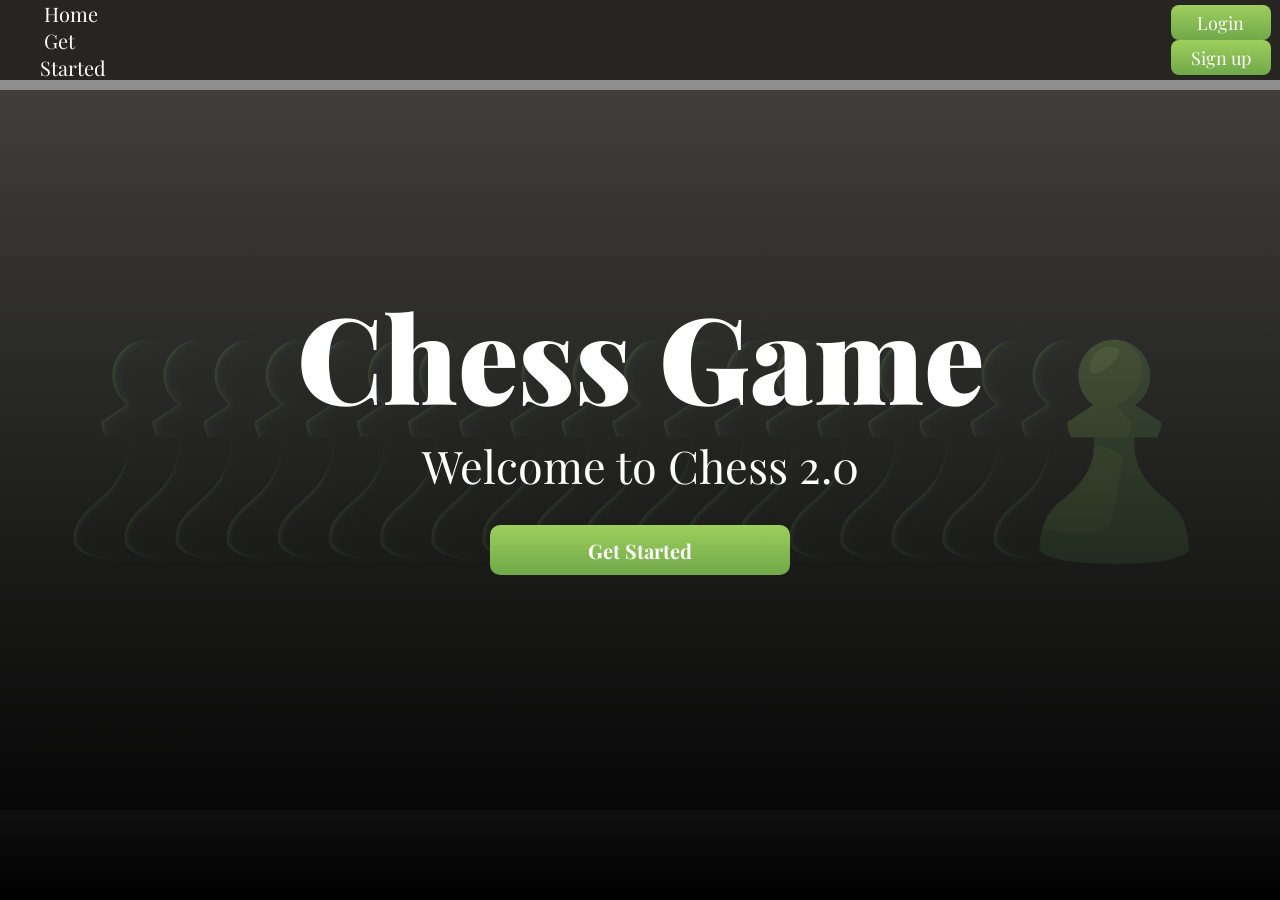
<file: index.html>
<!DOCTYPE html>
<html lang="en">

<head>
    <meta charset="UTF-8">
    <meta name="viewport" content="width=device-width, initial-scale=1.0">
    <script defer type="module" src="./main/app.js"></script>
    <link rel="stylesheet" href="./main/style.css">
    <link rel="icon" type="image/x-icon" href="./images/Favicon.png">
    <title>Welcome to Chess</title>
</head>

<body>
    <header>
        <nav class="nav-bar">
            <div class="nav-bar-left">
                <ul>
                    <a href="./index.html">Home</a>
                    <a href="./get-started/index.html">Get Started</a>
                </ul>
            </div>
            <div class="nav-bar-right">
                <ul>
                    <button id="login-btn">Login</button>
                    <button id="signup-btn">Sign up</button>
                </ul>
            </div>
        </nav>
    </header>
    <main class="main-section">
        <h1 id="main-heading">Chess Game</h1>
        <p id="welcome-p">Welcome to Chess 2.0</p>
        <button id="get-started-btn">Get Started</button>
    </main>

</body>

</html>
</file>
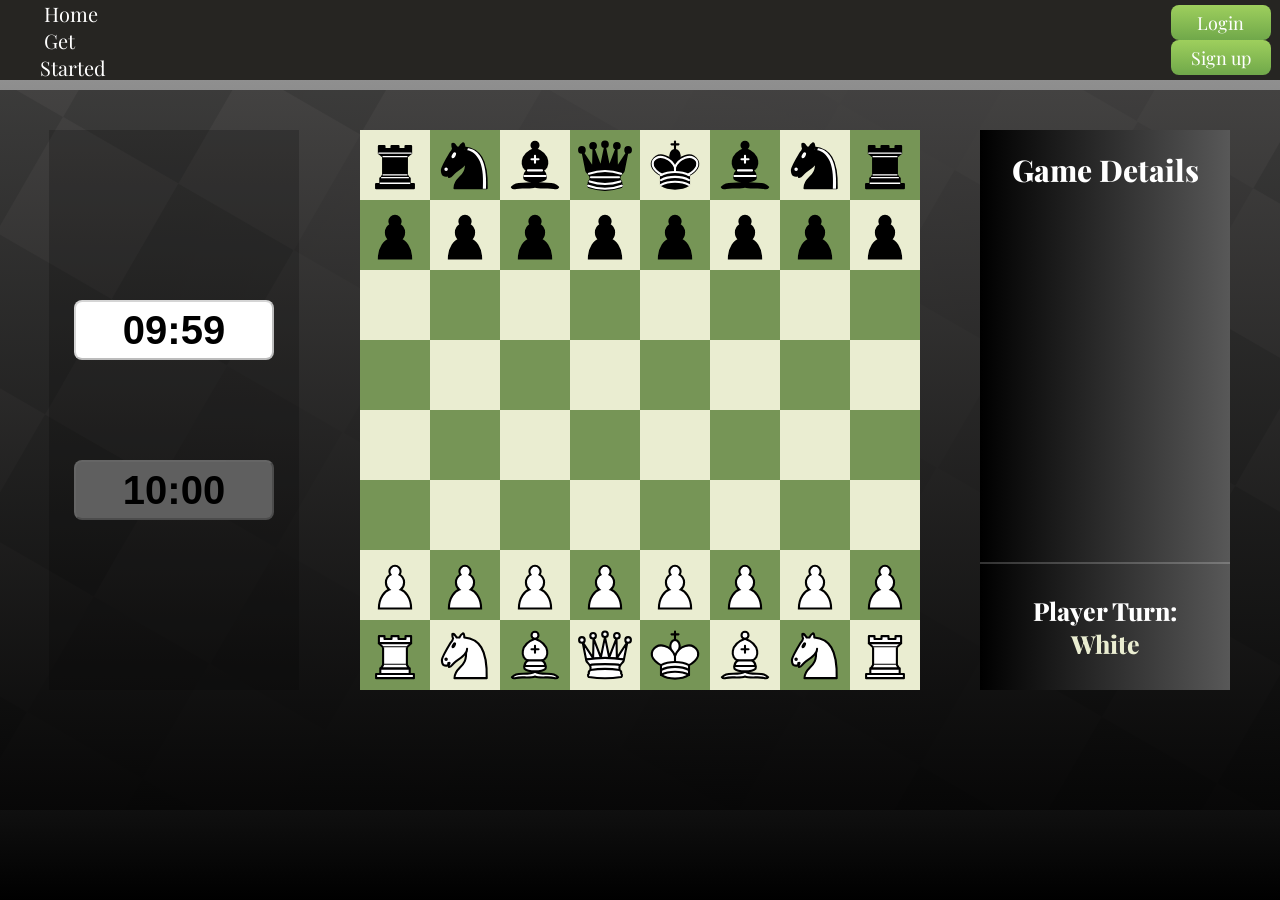
<file: game/index.html>
<!DOCTYPE html>
<html lang="en">

<head>
    <meta charset="UTF-8">
    <meta name="viewport" content="width=device-width, initial-scale=1.0">
    <script defer type="module" src="./js/game.js"></script>
    <link rel="stylesheet" href="./game.css">
    <link rel="icon" type="image/x-icon" href="../images/Favicon.png">
    <title>Chess Game</title>
</head>

<body>
    <header>
        <nav class="nav-bar">
            <div class="nav-bar-left">
                <ul>
                    <a href="../index.html">Home</a>
                    <a href="../get-started/index.html">Get Started</a>
                </ul>
            </div>
            <div class="nav-bar-right">
                <ul>
                    <button id="login-btn">Login</button>
                    <button id="signup-btn">Sign up</button>
                </ul>
            </div>
        </nav>
    </header>
    <main class="main-section">
        <div class="timer">
            <button disabled type="button" id="timer-white"></button>
            <button disabled type="button" id="timer-black"></button>
        </div>
        <section class="board">
            <div id="show-promotion-white">
                <p>Choose What to Promote to</p>
                <li class="promote-piece" id="White Knight"><img id="White-Knight"
                        src="../game/game-pieces/white-pieces-normal/knight-white-normal.svg" alt="White Knight"></li>
                <li class="promote-piece"><img id="White-Bishop"
                        src="../game/game-pieces/white-pieces-normal/bishop-white-normal.svg" alt="White Bishop"></li>
                <li class="promote-piece"><img id="White-Rook"
                        src="../game/game-pieces/white-pieces-normal/rook-white-normal.svg" alt="White Rook"></li>
                <li class="promote-piece"><img id="White-Queen"
                        src="../game/game-pieces/white-pieces-normal/queen-white-normal.svg" alt="White Queen"></li>
            </div>
            <div id="show-promotion-black">
                <p>Choose What to Promote to</p>
                <li class="promote-piece"><img id="Black-Knight"
                        src="../game/game-pieces/black-pieces-normal/knight-black-normal.svg" alt="Black Knight"></li>
                <li class="promote-piece"><img id="Black-Bishop"
                        src="../game/game-pieces/black-pieces-normal/bishop-black-normal.svg" alt="Black Bishop"></li>
                <li class="promote-piece"><img id="Black-Rook"
                        src="../game/game-pieces/black-pieces-normal/rook-black-normal.svg" alt="Black Rook"></li>
                <li class="promote-piece"><img id="Black-Queen"
                        src="../game/game-pieces/black-pieces-normal/queen-black-normal.svg" alt="Black Queen"></li>
            </div>
            <div id="show-winner-screen-white">
                <p id="winner-heading">The Winner is</p>
                <p id="winner-white-body">WHITE!</p>
                <button id="play-again-btn">Play Again</button>   
            </div>
            <div id="show-winner-screen-black">
                <p id="winner-heading">The Winner is</p>
                <p id="winner-black-body">BLACK!</p>
                <button id="play-again-btn">Play Again</button>   
            </div>
            <div id="show-draw-screen-white">
                <p id="draw-heading">Stalemate!</p>
                <p id="draw-body">The King has No Moves, and There is no Check</p>
            </div>
            <div id="show-draw-screen-black">
                <p id="draw-heading">Stalemate!</p>
                <p id="draw-body">The King has No Moves, and There is no Check</p>
            </div>
            <div class="column-1">
                <div class="dark-sqr row-8 sqr" id="sqr-57"></div>
                <div class="white-sqr row-7 sqr" id="sqr-49"></div>
                <div class="dark-sqr row-6 sqr" id="sqr-41"></div>
                <div class="white-sqr row-5 sqr" id="sqr-33"></div>
                <div class="dark-sqr row-4 sqr" id="sqr-25"></div>
                <div class="white-sqr row-3 sqr" id="sqr-17"></div>
                <div class="dark-sqr row-2 sqr" id="sqr-9"></div>
                <div class="white-sqr row-1 sqr" id="sqr-1"></div>
            </div>
            <div class="column-2">
                <div class="white-sqr row-8 sqr" id="sqr-58"></div>
                <div class="dark-sqr row-7 sqr" id="sqr-50"></div>
                <div class="white-sqr row-6 sqr" id="sqr-42"></div>
                <div class="dark-sqr row-5 sqr" id="sqr-34"></div>
                <div class="white-sqr row-4 sqr" id="sqr-26"></div>
                <div class="dark-sqr row-3 sqr" id="sqr-18"></div>
                <div class="white-sqr row-2 sqr" id="sqr-10"></div>
                <div class="dark-sqr row-1 sqr" id="sqr-2"></div>
            </div>
            <div class="column-3">
                <div class="dark-sqr row-8 sqr" id="sqr-59"></div>
                <div class="white-sqr row-7 sqr" id="sqr-51"></div>
                <div class="dark-sqr row-6 sqr" id="sqr-43"></div>
                <div class="white-sqr row-5 sqr" id="sqr-35"></div>
                <div class="dark-sqr row-4 sqr" id="sqr-27"></div>
                <div class="white-sqr row-3 sqr" id="sqr-19"></div>
                <div class="dark-sqr row-2 sqr" id="sqr-11"></div>
                <div class="white-sqr row-1 sqr" id="sqr-3"></div>
            </div>
            <div class="column-4">
                <div class="white-sqr row-8 sqr" id="sqr-60"></div>
                <div class="dark-sqr row-7 sqr" id="sqr-52"></div>
                <div class="white-sqr row-6 sqr" id="sqr-44"></div>
                <div class="dark-sqr row-5 sqr" id="sqr-36"></div>
                <div class="white-sqr row-4 sqr" id="sqr-28"></div>
                <div class="dark-sqr row-3 sqr" id="sqr-20"></div>
                <div class="white-sqr row-2 sqr" id="sqr-12"></div>
                <div class="dark-sqr row-1 sqr" id="sqr-4"></div>
            </div>
            <div class="column-5">
                <div class="dark-sqr row-8 sqr" id="sqr-61"></div>
                <div class="white-sqr row-7 sqr" id="sqr-53"></div>
                <div class="dark-sqr row-6 sqr" id="sqr-45"></div>
                <div class="white-sqr row-5 sqr" id="sqr-37"></div>
                <div class="dark-sqr row-4 sqr" id="sqr-29"></div>
                <div class="white-sqr row-3 sqr" id="sqr-21"></div>
                <div class="dark-sqr row-2 sqr" id="sqr-13"></div>
                <div class="white-sqr row-1 sqr" id="sqr-5"></div>
            </div>
            <div class="column-6">
                <div class="white-sqr row-8 sqr" id="sqr-62"></div>
                <div class="dark-sqr row-7 sqr" id="sqr-54"></div>
                <div class="white-sqr row-6 sqr" id="sqr-46"></div>
                <div class="dark-sqr row-5 sqr" id="sqr-38"></div>
                <div class="white-sqr row-4 sqr" id="sqr-30"></div>
                <div class="dark-sqr row-3 sqr" id="sqr-22"></div>
                <div class="white-sqr row-2 sqr" id="sqr-14"></div>
                <div class="dark-sqr row-1 sqr" id="sqr-6"></div>
            </div>
            <div class="column-7">
                <div class="dark-sqr row-8 sqr" id="sqr-63"></div>
                <div class="white-sqr row-7 sqr" id="sqr-55"></div>
                <div class="dark-sqr row-6 sqr" id="sqr-47"></div>
                <div class="white-sqr row-5 sqr" id="sqr-39"></div>
                <div class="dark-sqr row-4 sqr" id="sqr-31"></div>
                <div class="white-sqr row-3 sqr" id="sqr-23"></div>
                <div class="dark-sqr row-2 sqr" id="sqr-15"></div>
                <div class="white-sqr row-1 sqr" id="sqr-7"></div>
            </div>
            <div class="column-8">
                <div class="white-sqr row-8 sqr" id="sqr-64"></div>
                <div class="dark-sqr row-7 sqr" id="sqr-56"></div>
                <div class="white-sqr row-6 sqr" id="sqr-48"></div>
                <div class="dark-sqr row-5 sqr" id="sqr-40"></div>
                <div class="white-sqr row-4 sqr" id="sqr-32"></div>
                <div class="dark-sqr row-3 sqr" id="sqr-24"></div>
                <div class="white-sqr row-2 sqr" id="sqr-16"></div>
                <div class="dark-sqr row-1 sqr" id="sqr-8"></div>
            </div>
        </section>
        <div id="show-game-details">
            <p>Game Details</p>
            <div id="move-history"></div>
            <div id="player-turn-indicator"></div>
        </div>
    </main>
</body>

</html>
</file>
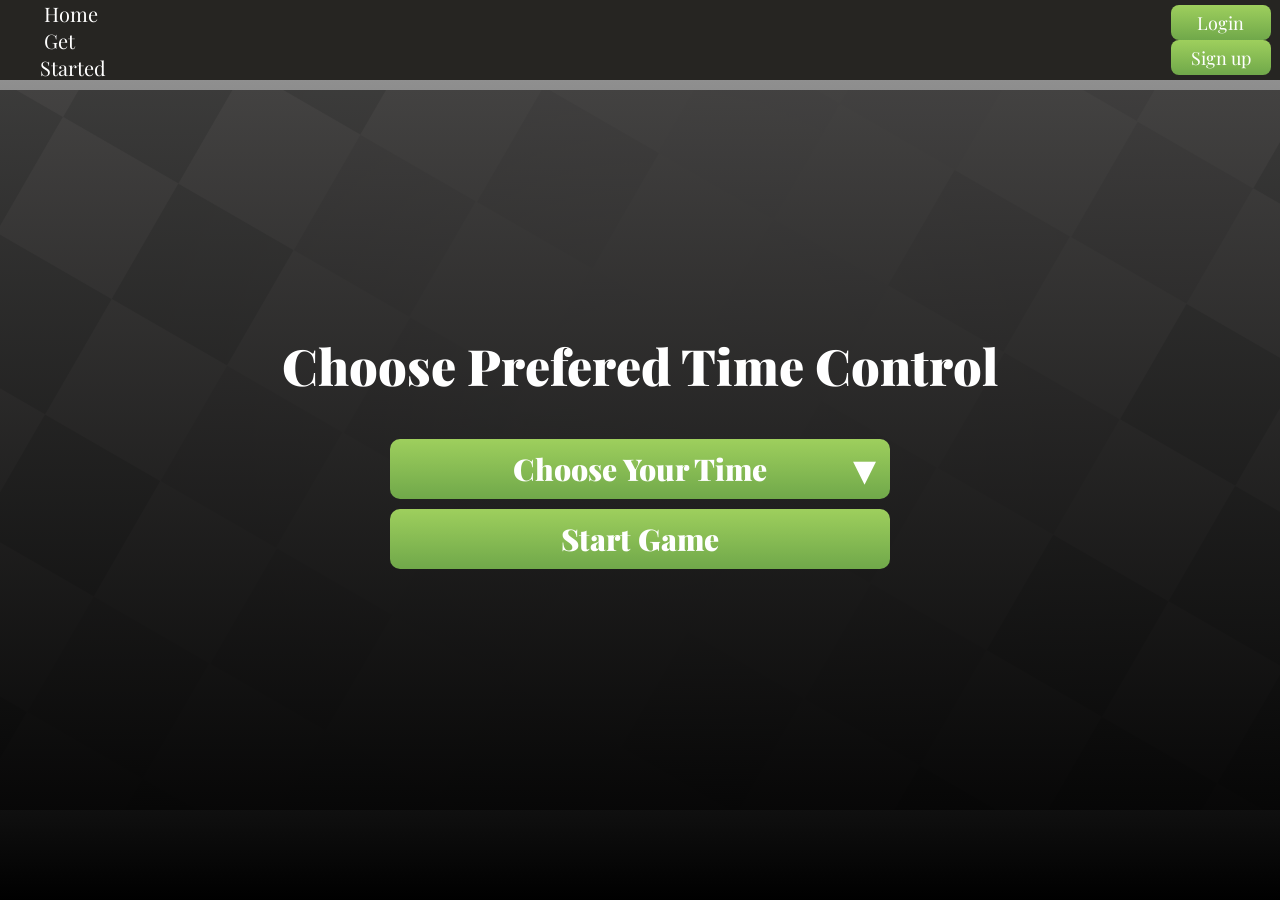
<file: get-started/index.html>
<!DOCTYPE html>
<html lang="en">

<head>
    <meta charset="UTF-8">
    <meta name="viewport" content="width=device-width, initial-scale=1.0">
    <script defer src="./get-started.js"></script>
    <link rel="stylesheet" href="./get-started.css">
    <link rel="icon" type="image/x-icon" href="../images/Favicon.png">
    <title>Choose Your Time</title>
</head>

<body>
    <header>
        <nav class="nav-bar">
            <div class="nav-bar-left">
                <ul>
                    <a href="../index.html">Home</a>
                    <a href="../get-started/index.html">Get Started</a>
                </ul>
            </div>
            <div class="nav-bar-right">
                <ul>
                    <button id="login-btn">Login</button>
                    <button id="signup-btn">Sign up</button>
                </ul>
            </div>
        </nav>
    </header>
    <main class="main-section">
        <h1 id="main-heading">Choose Prefered Time Control</h1>
        <div id="choose-time-control-container">
            <button id="choosen-time-control">Choose Your Time<span id="dropdown-arrow">▼</span></button>
        </div>
        <div class="time-control-dropdown">
            <div id="bullet">
                <p>🚅 Bullet</p>
                <button id="timer-for-game">1 min</button>
                <button id="timer-for-game">1 + 1</button>
                <button id="timer-for-game">2 + 1</button>
            </div>
            <div id="blitz">
                <p>⚡ Blitz</p>
                <button id="timer-for-game">3 min</button>
                <button id="timer-for-game">3 + 2</button>
                <button id="timer-for-game">5 min</button>
            </div>
            <div id="rapid">
                <p>⏱️ Rapid</p>
                <button id="timer-for-game">10 min</button>
                <button id="timer-for-game">10 + 5</button>
                <button id="timer-for-game">15 + 10</button>
            </div>
        </div>
        <button id="start-game">Start Game</button>
    </main>
</body>

</html>
</file>
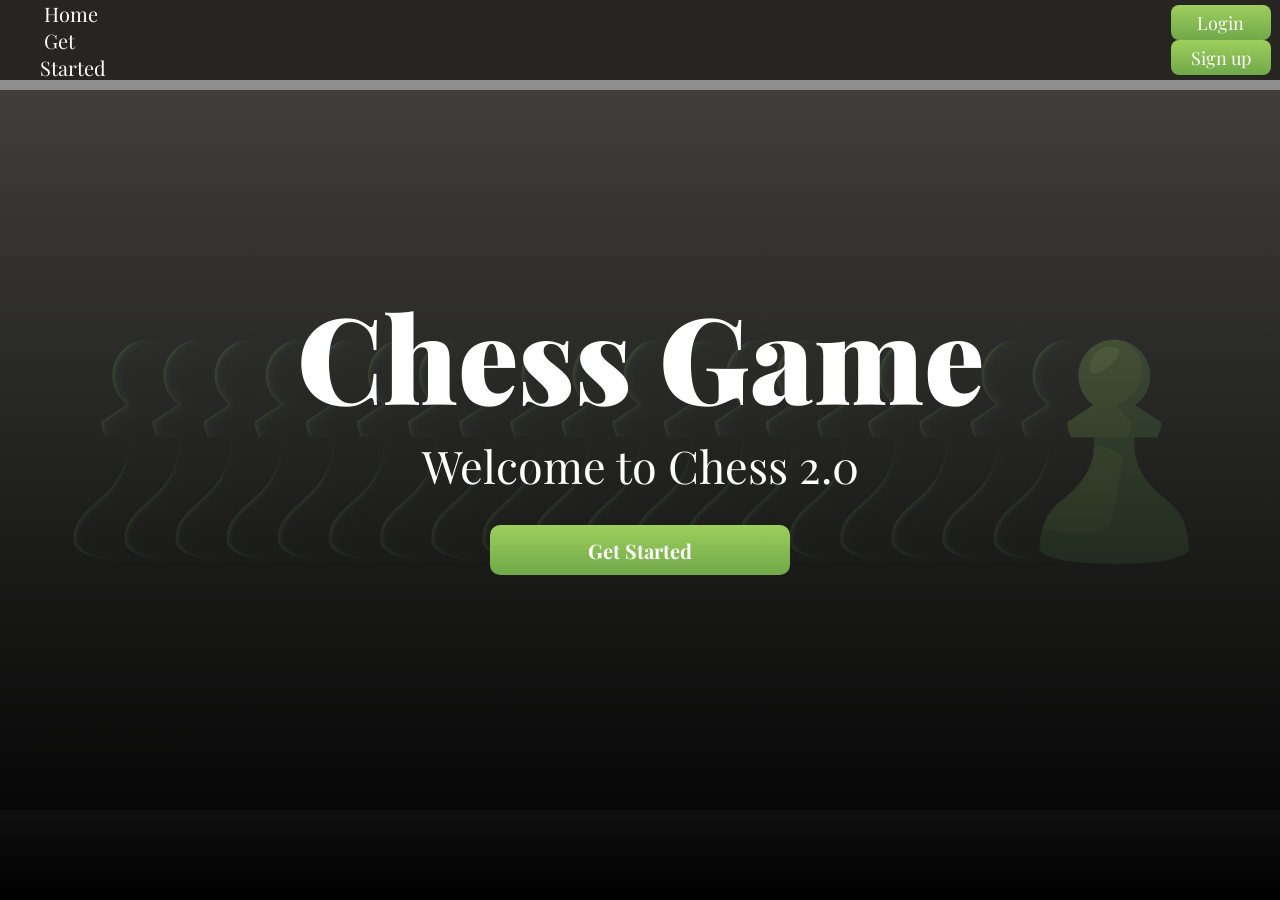
<file: main/index.html>
<!DOCTYPE html>
<html lang="en">

<head>
    <meta charset="UTF-8">
    <meta name="viewport" content="width=device-width, initial-scale=1.0">
    <script defer src="./app.js"></script>
    <link rel="stylesheet" href="./style.css">
    <link rel="icon" type="image/x-icon" href="../images/Favicon.png">
    <title>Welcome to Chess</title>
</head>

<body>
    <header>
        <nav class="nav-bar">
            <div class="nav-bar-left">
                <ul>
                    <a href="../main/index.html">Home</a>
                    <a href="../get-started/index.html">Get Started</a>
                </ul>
            </div>
            <div class="nav-bar-right">
                <ul>
                    <button id="login-btn">Login</button>
                    <button id="signup-btn">Sign up</button>
                </ul>
            </div>
        </nav>
    </header>
    <main class="main-section">
        <h1 id="main-heading">Chess Game</h1>
        <p id="welcome-p">Welcome to Chess 2.0</p>
        <button id="get-started-btn">Get Started</button>
    </main>

</body>

</html>
</file>
<file: main/style.css>
@import url('https://fonts.googleapis.com/css2?family=Playfair+Display:ital,wght@0,400..900;1,400..900&display=swap');

* {
    box-sizing: border-box;
    margin: 0;
    font-family: "Playfair Display", system-ui, sans-serif;
}

body {
    background-image: linear-gradient(rgba(92, 92, 92, 0.6), rgba(0, 0, 0, 1)), url(../images/BG-IMG1.png);
    background-position: center;
    background-size: 100%;
    background-attachment: fixed;
    background-repeat: no-repeat;
}

.nav-bar {
    display: flex;
    justify-content: center;
    gap: 1000px;
    align-items: center;
    width: 100%;
    height: 80px;
    background-color: #262522;
    position: fixed;
}

.nav-bar-left a {
    color: white;
    text-decoration: none;
    font-size: 20px;
    padding: 4px;
}

.nav-bar-left a:hover {
    color: #70A84A;
    text-decoration: underline;
}

.nav-bar-right button {
    border: solid white 0px;
    border-radius: 8px;
    font-size: 18px;
    width: 100px;
    height: 35px;
    color: white;
    background-image: linear-gradient(#9ECF5D, #70A84A);
    margin: 0 7px;
}

.nav-bar-right button:hover {
    border: solid white 0px;
    border-radius: 8px;
    font-size: 18px;
    width: 100px;
    height: 35px;
    color: white;
    background-image: linear-gradient(#9FD05D, #36582d);
    cursor: pointer;
}

.main-section {
    min-height: 100vh;
    display: flex;
    flex-direction: column;
    justify-content: center;
    align-items: center;
}

#main-heading {
    color: white;
    font-size: 120px;
    font-weight: 900;
    margin-top: -50px;
}

#welcome-p {
    color: white;
    font-size: 45px;
    margin-bottom: 30px;
}

#get-started-btn {
    width: 300px;
    height: 50px;
    border-radius: 10px;
    font-weight: 700;
    color: white;
    font-size: 20px;
    border: transparent;
    background-image: linear-gradient(#9ECF5D, #70A84A);
}

#get-started-btn:hover {
    width: 300px;
    height: 50px;
    border-radius: 10px;
    font-weight: 700;
    color: white;
    font-size: 20px;
    border: transparent;
    cursor: pointer;
    background-image: linear-gradient(#9FD05D, #36582d);
}
</file>
<file: game/game.css>
@import url('https://fonts.googleapis.com/css2?family=Playfair+Display:ital,wght@0,400..900;1,400..900&display=swap');

* {
    box-sizing: border-box;
    margin: 0;
    font-family: "Playfair Display", system-ui, sans-serif;
}

body {
    background-image: linear-gradient(rgba(92, 92, 92, 0.6), rgba(0, 0, 0, 1)), url(../images/BG-IMG2.png);
    background-position: center;
    background-size: 100%;
    background-attachment: fixed;
    background-repeat: no-repeat;
}

.nav-bar {
    display: flex;
    justify-content: center;
    gap: 1000px;
    align-items: center;
    width: 100%;
    height: 80px;
    background-color: #262522;
    position: relative;
}

.nav-bar-left a {
    color: white;
    text-decoration: none;
    font-size: 20px;
    padding: 4px;
}

.nav-bar-left a:hover {
    color: #70A84A;
    text-decoration: underline;
}

.nav-bar-right button {
    border: solid white 0px;
    border-radius: 8px;
    font-size: 18px;
    width: 100px;
    height: 35px;
    color: white;
    background-image: linear-gradient(#9ECF5D, #70A84A);
    margin: 0 7px;
}

.nav-bar-right button:hover {
    border: solid white 0px;
    border-radius: 8px;
    font-size: 18px;
    width: 100px;
    height: 35px;
    color: white;
    background-image: linear-gradient(#9FD05D, rgb(54, 88, 45));
    cursor: pointer;
}

.main-section {
    max-height: 80vh;
    display: flex;
    justify-content: center;
    align-items: center;
    position: relative;
    padding-top: 50px;
}

#main-heading {
    color: white;
    font-size: 50px;
    font-weight: 900;
    display: flex;
}


.board {
    display: flex;
    justify-content: center;
    align-items: center;
    border: 1px solid black;
    width: 560px;
    height: 560px;
    position: relative;
}

.sqr {
    position: relative;
}

.white-sqr,
.dark-sqr {
    width: 70px;
    aspect-ratio: 1/1;
    font-size: 60px;
    text-align: center;
    position: relative;
}

.sqr img {
    width: 90%;
    height: 90%;
    position: absolute;
    transform: translate(-50%, 5%);
}

.white-sqr {
    background-color: #769556;
}

.dark-sqr {
    background-color: #EAEDD1;
}

.timer {
    display: flex;
    flex-direction: column;
    justify-content: center;
    align-items: center;
    gap: 100px;
    height: 560px;
    width: 250px;
    position: absolute;
    background: rgba(0, 0, 0, 0.2);
    left: calc(50% - 321px - 250px - 20px);
}

.timer button {
    font-family: sans-serif;
    border-radius: 8px;
    height: 60px;
    width: 200px;
    font-size: 40px;
    font-weight: 800;
    color: rgb(0, 0, 0);
}

#timer-white {
    background-color: white;

}

#timer-black {
    background-color: rgb(95, 95, 95);

}

.board-flipped {
    transform: rotate(180deg);
}

.board-flipped img {
    transform: translate(-50%, 5%) rotate(180deg);
}


.move-dot {
    width: 35%;
    height: 35%;
    background-color: rgba(0, 0, 0, 0.25);
    border-radius: 50%;
    position: absolute;
    top: 50%;
    left: 50%;
    transform: translate(-50%, -50%);
    pointer-events: none;
}

.capture-circle {
    width: 80%;
    height: 80%;
    border: 8px solid rgba(0, 0, 0, 0.25);
    border-radius: 50%;
    background-color: transparent;
    position: absolute;
    top: 50%;
    left: 50%;
    transform: translate(-50%, -50%);
    pointer-events: none;
}

#show-game-details {
    height: 560px;
    width: 250px;
    display: flex;
    flex-direction: column;
    justify-content: flex-start;
    align-items: center;
    font-size: 30px;
    font-weight: 800;
    padding-top: 20px;
    position: absolute;
    color: white;
    background: linear-gradient(to right, #000000, #585858);
    left: calc(50% + 150px + 200px - 10px);
    gap: 10px;
}

#move-history {
    width: 100%;
    flex: 1;
    overflow-y: auto;
    padding: 10px;
    display: flex;
    flex-direction: column;
    gap: 4px;
}

#player-turn-indicator {
    font-size: 25px;
    padding: 30px;
    width: 100%;
    text-align: center;
    border-top: 2px solid rgba(255, 255, 255, 0.2);
}

.white-move {
    color: #EAEDD1;
    font-size: 20px;
    font-weight: 600;
}

.black-move {
    color: #9fd05d;
    font-size: 20px;
    font-weight: 600;
}

#show-promotion-white {
    display: none;
    flex-direction: column;
    justify-content: center;
    align-items: center;
    text-align: center;
    font-size: 30px;
    width: 560px;
    height: 560px;
    position: absolute;
    background-color: rgb(128, 128, 128, 0.9);
    z-index: 10;
}

#show-promotion-black {
    display: none;
    flex-direction: column;
    justify-content: center;
    align-items: center;
    text-align: center;
    font-size: 30px;
    width: 560px;
    height: 560px;
    position: absolute;
    transform: rotate(180deg);
    background-color: rgb(128, 128, 128, 0.9);
    z-index: 10;
}

#show-promotion-white p {
    margin: 15px;
    font-weight: 700;
    color: white;
}

#show-promotion-black img {
    transform: rotate(360deg);
}


#show-promotion-black p {
    margin: 15px;
    font-weight: 700;
    color: black;
}

#show-promotion-white li,
#show-promotion-black li {
    list-style-type: none;
}




#show-winner-screen-white {
    display: none;
    flex-direction: column;
    justify-content: center;
    align-items: center;
    text-align: center;
    font-size: 30px;
    width: 560px;
    height: 560px;
    position: absolute;
    transform: rotate(180deg);
    background-color: rgb(128, 128, 128, 0.9);
    z-index: 10;
}

#show-winner-screen-black {
    display: none;
    flex-direction: column;
    justify-content: center;
    align-items: center;
    text-align: center;
    font-size: 30px;
    width: 560px;
    height: 560px;
    position: absolute;
    background-color: rgb(128, 128, 128, 0.9);
    z-index: 10;
}

#winner-heading {
    font-size: 50px;
    font-weight: 700;
    color: white;
}

#winner-white-body {
    font-size: 40px;
    font-weight: 500;
    color: #EAEDD1;
}

#winner-black-body {
    font-size: 40px;
    font-weight: 500;
    color: #9fd05d;
}

#show-draw-screen-white {
    display: none;
    flex-direction: column;
    justify-content: center;
    align-items: center;
    text-align: center;
    font-size: 25px;
    width: 560px;
    height: 560px;
    position: absolute;
    transform: rotate(180deg);
    background-color: rgb(128, 128, 128, 0.9);
    z-index: 10;
}

#show-draw-screen-black {
    display: none;
    flex-direction: column;
    justify-content: center;
    align-items: center;
    text-align: center;
    font-size: 25px;
    width: 560px;
    height: 560px;
    position: absolute;
    background-color: rgb(128, 128, 128, 0.9);
    z-index: 10;
}

#draw-body {
    color: rgb(255, 255, 255);
}

#draw-heading {
    font-size: 40px;
    color: rgb(0, 0, 0)
}


.target-border{
        border: 3px solid #FF5252
}

#play-again-btn{
    display: flex;
    justify-content: center;
    align-items: center;
    width: 200px;
    height: 60px;
    font-size: 30px;
    font-weight: 700;
    border-radius: 10px;
    margin-top: 10px;
    color: white;
    border: transparent;
    background-image: linear-gradient(#666563, #31302D);
}

#play-again-btn:hover {
    width: 200px;
    height: 60px;
    font-size: 30px;
    font-weight: 700;
    border-radius: 10px;
    color: white;
    border: transparent;
    cursor: pointer;
    background-image: linear-gradient(#9ECF5D, #70A84A);
}
</file>
<file: get-started/get-started.css>
@import url('https://fonts.googleapis.com/css2?family=Playfair+Display:ital,wght@0,400..900;1,400..900&display=swap');

* {
    box-sizing: border-box;
    margin: 0;
    font-family: "Playfair Display", system-ui, sans-serif;
}

body {
    background-image: linear-gradient(rgba(92, 92, 92, 0.6), rgba(0, 0, 0, 1)), url(../images/BG-IMG2.png);
    background-position: center;
    background-size: 100%;
    background-attachment: fixed;
    background-repeat: no-repeat;
}

.nav-bar {
    display: flex;
    justify-content: center;
    gap: 1000px;
    align-items: center;
    width: 100%;
    height: 80px;
    background-color: #262522;
    position: fixed;
}

.nav-bar-left a {
    color: white;
    text-decoration: none;
    font-size: 20px;
    padding: 4px;
}

.nav-bar-left a:hover {
    color: #70A84A;
    text-decoration: underline;
}

.nav-bar-right button {
    border: solid white 0px;
    border-radius: 8px;
    font-size: 18px;
    width: 100px;
    height: 35px;
    color: white;
    background-image: linear-gradient(#9ECF5D, #70A84A);
    margin: 0 7px;
}

.nav-bar-right button:hover {
    border: solid white 0px;
    border-radius: 8px;
    font-size: 18px;
    width: 100px;
    height: 35px;
    color: white;
    background-image: linear-gradient(#9FD05D, #36582d);
    cursor: pointer;
}

.main-section {
    min-height: 100vh;
    display: flex;
    flex-direction: column;
    justify-content: center;
    align-items: center;
}

#main-heading {
    color: white;
    font-size: 50px;
    font-weight: 900;
}

.time-control-dropdown {
    display: none;
    flex-direction: column;
    justify-content: center;
    align-items: center;
    width: 900px;
    height: 450px;
    color: white;
}

.time-control-dropdown p {
    margin-bottom: 10px;
    font-size: 25px;
}

.time-control-dropdown button {
    width: 150px;
    height: 50px;
    border-radius: 10px;
    font-weight: 700;
    color: white;
    font-size: 18px;
    border: transparent;
    box-shadow: #ffffff;
    background-image: linear-gradient(rgb(75, 72, 72), rgb(49, 48, 45));
}

.time-control-dropdown button:hover {

    width: 150px;
    height: 50px;
    border-radius: 10px;
    font-weight: 500;
    color: white;
    font-size: 18px;
    border: transparent;
    background-image: linear-gradient(#504F4C, #201F1C);
    cursor: pointer;
}

.time-control-dropdown button:focus {
    border: solid rgb(159, 208, 93) 3px;
}

#bullet,
#blitz,
#rapid {
    margin: 20px
}

#choosen-time-control-container {
    display: flex;
}

#choosen-time-control {
    display: flex;
    justify-content: center;
    align-items: center;
    position: relative;
    margin-top: 40px;
    margin-bottom: 0px;
    width: 500px;
    height: 60px;
    font-size: 30px;
    font-weight: 900;
    border-radius: 10px;
    color: white;
    border: transparent;
    background-image: linear-gradient(#9ECF5D, #70A84A);
}

#choosen-time-control span {
    position: absolute;
    right: -1px;
    margin-right: 15px;
    pointer-events: none;
}

#choosen-time-control:hover {
    width: 500px;
    height: 60px;
    font-size: 30px;
    font-weight: 900;
    border-radius: 10px;
    color: white;
    border: transparent;
    cursor: pointer;
    background-image: linear-gradient(#9FD05D, #36582d);
}


#start-game {
    width: 500px;
    height: 60px;
    font-size: 30px;
    font-weight: 900;
    border-radius: 10px;
    margin-top: 10px;
    color: white;
    border: transparent;
    background-image: linear-gradient(#9ECF5D, #70A84A);
}

#start-game:hover {
    width: 500px;
    height: 60px;
    font-size: 30px;
    font-weight: 900;
    border-radius: 10px;
    color: white;
    border: transparent;
    cursor: pointer;
    background-image: linear-gradient(#666563, #31302D);
}
</file>
